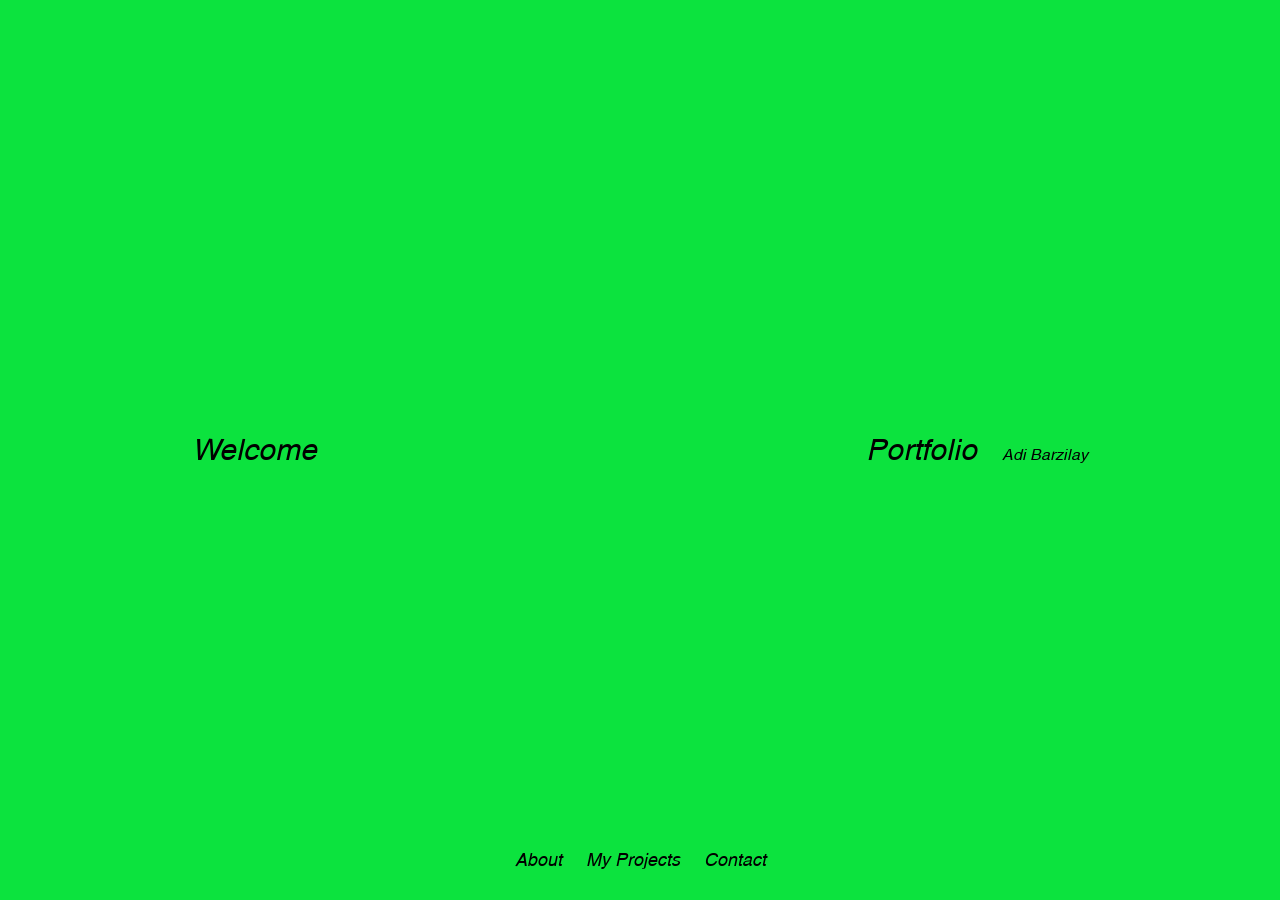
<file: index.html>
<!DOCTYPE html>
<html lang="he" dir="rtl">

<head>
  <meta charset="UTF-8">
  <meta name="viewport" content="width=device-width, initial-scale=1.0">
  <title>Adi Barzilay Portfolio</title>
  <link rel="stylesheet" href="style.css">
</head>

<body>

  <div class="home-welcome">



    <div class="center-text" dir="ltr">
      <div class="welcome-title">Welcome</div>

      <div class="portfolio-title">
        <span>Portfolio</span>
        <span class="portfolio-name">Adi Barzilay</span>
      </div>
    </div>

    <div class="home-paragraph" dir="ltr">
      
    </div>

  </div>

  <nav class="bottom-menu">
    <a href="contact.html">Contact</a>
    <a href="myprojects.html">My Projects</a>
    <a href="about.html">About</a>
  </nav>

</body>

</html>
</file>
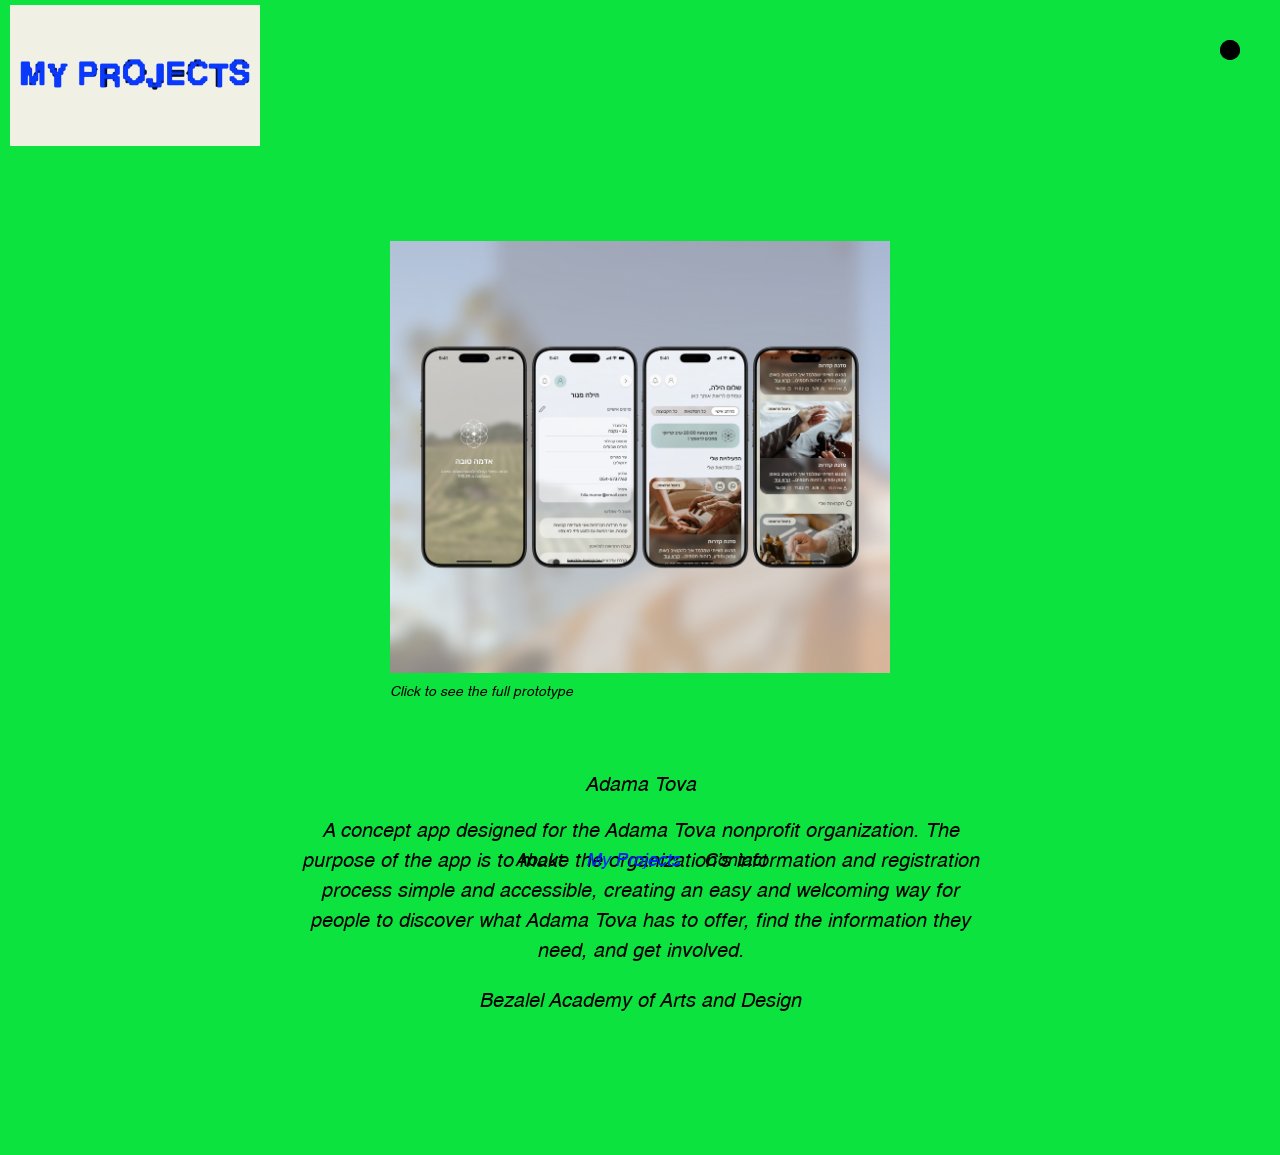
<file: adamatova.html>
<!DOCTYPE html>
<html>
    <html lang="he" dir="rtl">

<head>
  <img class="contact-title-video" src="pictures/myproject.gif" alt="About">
    <a href="index.html" class="home-dot"></a>
  <link rel="stylesheet" href="style.css">
    <meta name="viewport" content="width=device-width, initial-scale=1.0">
</head>

<body>
<a href="graphics.html">
  <h2 class="english">Graphics</h2>
</a>
   <a href="index.html" class="home-dot"></a>
    
  <nav class="bottom-menu">
    <a href="contact.html">Contact</a>
    <a href="myprojects.html" class="active">My Projects</a>
        <a href="about.html">About</a>
  </nav>


<div class="image-text" >

  <a href="https://www.figma.com/proto/4Z0U3LKPG7Yt6NX9b1suMy/%D7%90%D7%93%D7%9E%D7%94-%D7%98%D7%95%D7%91%D7%94-%D7%9C%D7%AA%D7%99%D7%A7-%D7%A2%D7%91%D7%95%D7%93%D7%95%D7%AA?node-id=302-12652&viewport=547%2C-377%2C0.09&t=U39OHWrULpWJWNyn-1&scaling=min-zoom&content-scaling=fixed&starting-point-node-id=302%3A10924&page-id=153%3A279" target="_blank">

    <img class="poster"  src="photos/adamatova.jpg" alt="poster">

    <p class="video-link-text">
        Click to see the full prototype
      </p>
</a>

  <div class="project-text">
    <h3 dir="ltr">
  Adama Tova  </h3>

    <p dir="ltr" class="paragraph">
  A concept app designed for the Adama Tova nonprofit organization. The purpose of the app is to make the organization’s information and registration process simple and accessible, creating an easy and welcoming way for people to discover what Adama Tova has to offer, find the information they need, and get involved.
    </p>
    <p class="paragraph" >Bezalel Academy of Arts and Design</p>
  </div>

</div>
</file>
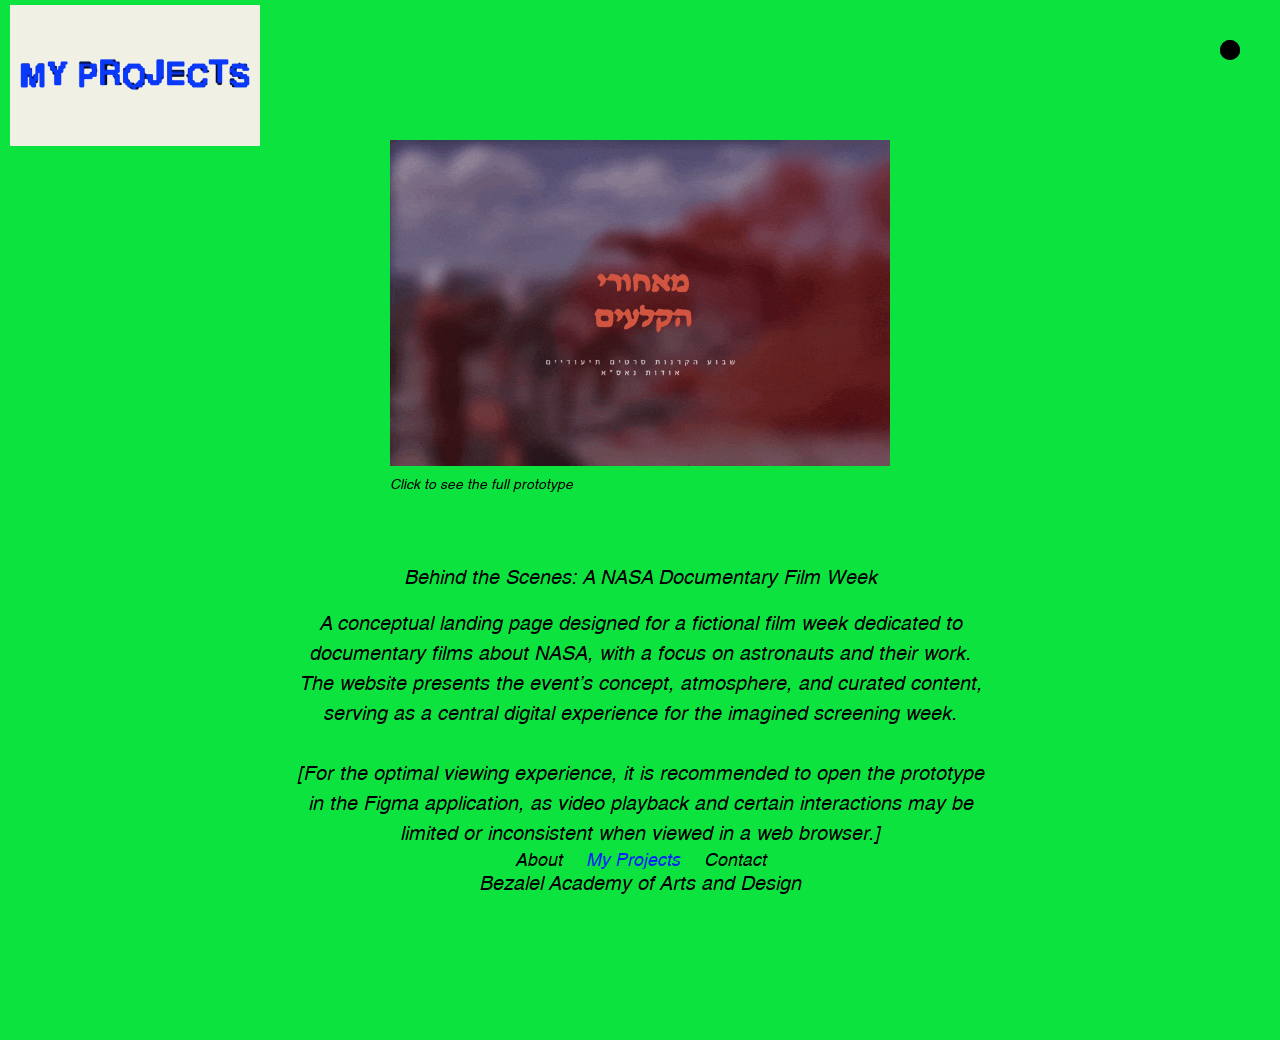
<file: behindthescenes.html>
<!DOCTYPE html>
<html>
    <html lang="he" dir="rtl">

<head>
    <title>About</title>
    <link rel="stylesheet" href="style.css">
    <meta name="viewport" content="width=device-width, initial-scale=1.0">
</head>

<body>
    <img class="contact-title-video" src="pictures/myproject.gif" alt="About">
    <a href="index.html" class="home-dot"></a>


   <a href="index.html" class="home-dot"></a>
    
  <nav class="bottom-menu">
    <a href="contact.html">Contact</a>
    <a href="myprojects.html" class="active">My Projects</a>
        <a href="about.html">About</a>
  </nav>


<div class="image-text" >

<a href="https://www.figma.com/proto/ArSKrdelOwlVDtYNZgSwpP/%D7%A0%D7%90%D7%A1%D7%B4%D7%90?node-id=1-51&viewport=536%2C149%2C0.09&t=nsMsuWSo3A8zT34N-1&scaling=min-zoom&content-scaling=fixed&starting-point-node-id=1%3A43&page-id=0%3A1" target="_blank">

    <img class="poster"  src="photos/nasa.gif" alt="poster">
    <p class="video-link-text">
        Click to see the full prototype
      </p>
</a>

  <div class="project-text">
    <h3 dir="ltr">
  Behind the Scenes: A NASA Documentary Film Week
  </h3>

    <p dir="ltr" class="paragraph">

A conceptual landing page designed for a fictional film week dedicated to documentary films about NASA, with a focus on astronauts and their work. The website presents the event’s concept, atmosphere, and curated content, serving as a central digital experience for the imagined screening week.
<br>
<br>
[For the optimal viewing experience, it is recommended to open the prototype in the Figma application, as video playback and certain interactions may be limited or inconsistent when viewed in a web browser.]
    </p>
    <p class="paragraph" >Bezalel Academy of Arts and Design</p>
  </div>

</div>
</file>
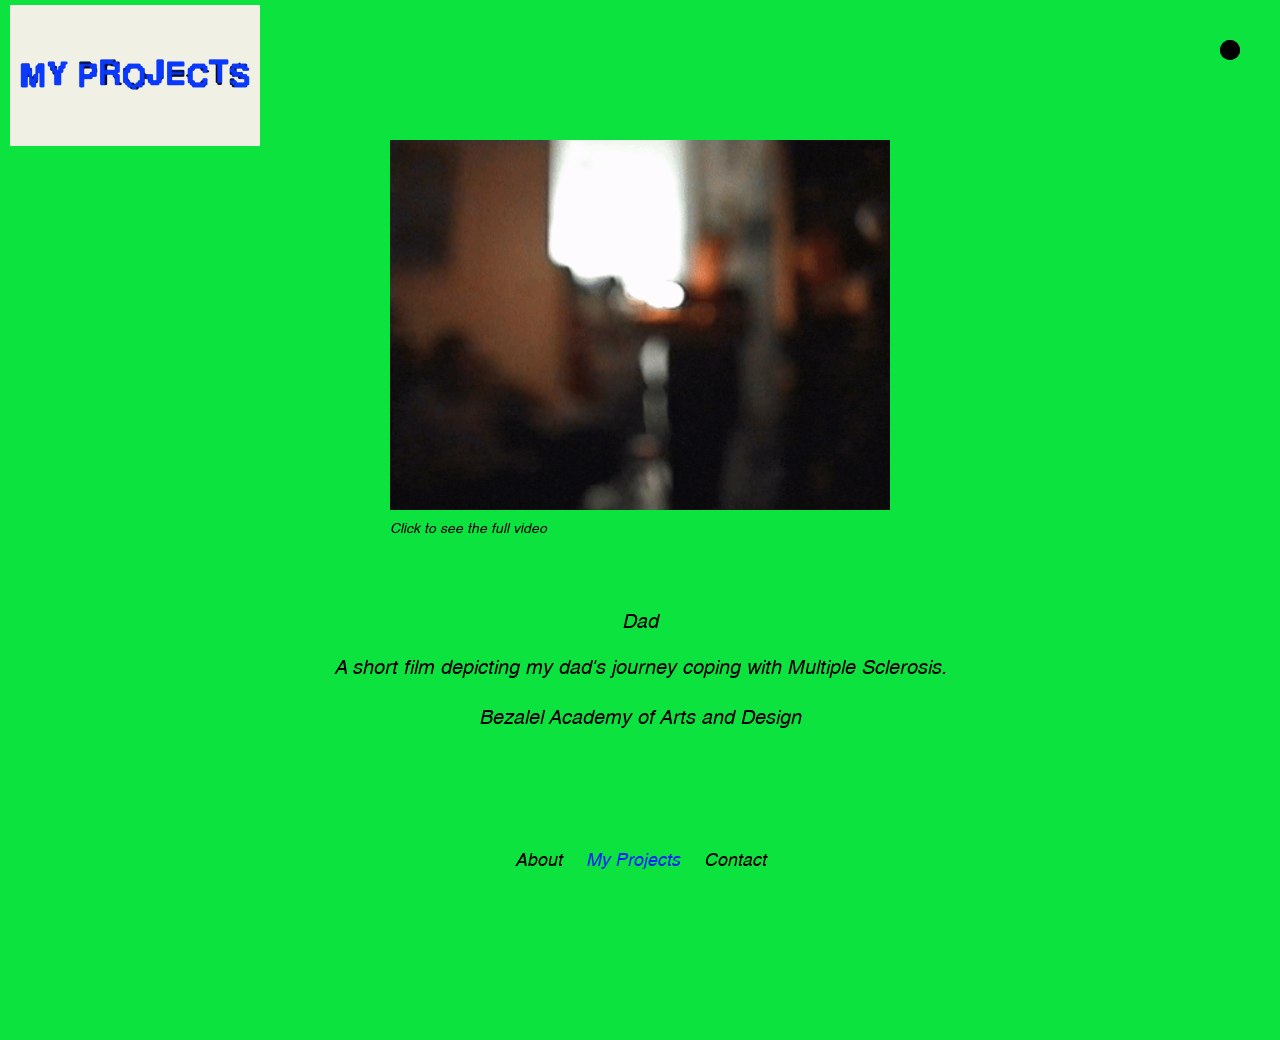
<file: birthday.html>
<!DOCTYPE html>
<html>
    <html lang="he" dir="rtl">

<head>
    <title>About</title>
    <link rel="stylesheet" href="style.css">
    <meta name="viewport" content="width=device-width, initial-scale=1.0">
</head>

<body>
  <img class="contact-title-video" src="pictures/myproject.gif" alt="About">
    <a href="index.html" class="home-dot"></a>
   <a href="index.html" class="home-dot"></a>
    
    
   <nav class="bottom-menu">
    <a href="contact.html">Contact</a>
    <a href="myprojects.html" class="active">My Projects</a>
        <a href="about.html">About</a>
  </nav>

<div class="image-text" >


<a href="https://youtu.be/4nf61DB5WWI?si=ZAGIg6VgN7RPnWwm" target="_blank">
    <img class="poster" src="photos/birthday.gif" alt="poster">
    <p class="video-link-text">
        Click to see the full video
      </p>

</a>


  <div class="project-text">
    <h3 dir="ltr">
Dad
  </h3>

    <p dir="ltr" class="paragraph">
A short film depicting my dad's journey coping with Multiple Sclerosis.
    </p>
    <p class="paragraph" >Bezalel Academy of Arts and Design</p>
  </div>

</div>
</file>
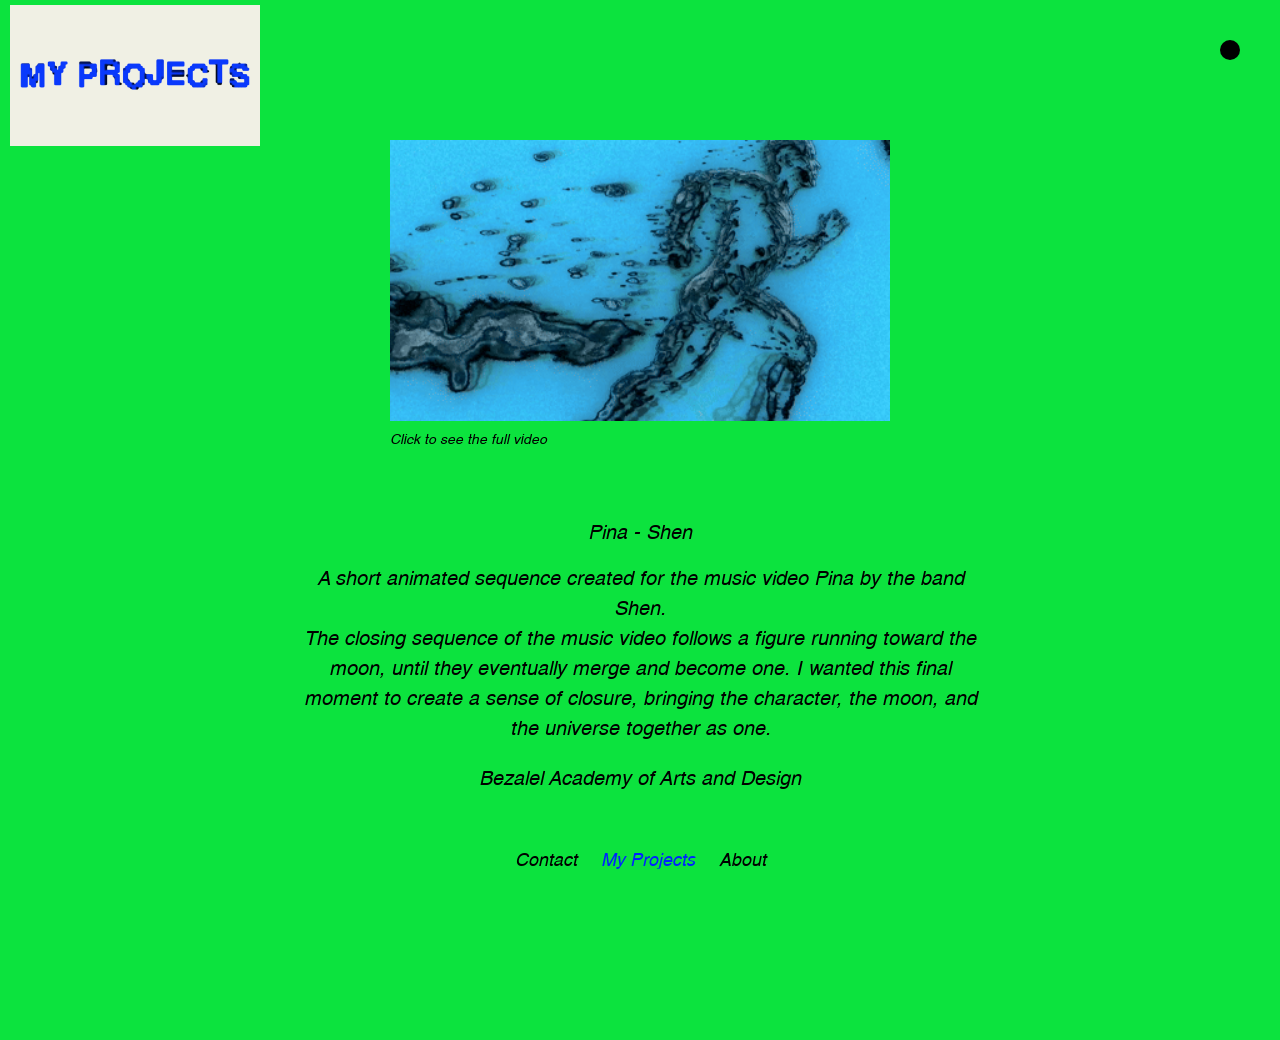
<file: blue.html>
<!DOCTYPE html>
<html lang="en">

<head>
  <title>Pina - Shen</title>
  <link rel="stylesheet" href="style.css">
  <meta name="viewport" content="width=device-width, initial-scale=1.0">
</head>

<body>

  <img class="contact-title-video" src="pictures/myproject.gif" alt="My Projects">

  <a href="index.html" class="home-dot"></a>

  <nav class="bottom-menu">
    <a href="contact.html">Contact</a>
    <a href="myprojects.html" class="active">My Projects</a>
    <a href="about.html">About</a>
  </nav>


  <div class="image-text">

    <div class="project-media">

      <a href="https://youtu.be/SWWvYnu3ACs?si=yo5NjJWVRgFpa5Tk" target="_blank">
        <img class="poster" src="photos/blue.gif" alt="Pina - Shen">
      </a>

      <p class="video-link-text">
        Click to see the full video
      </p>

    </div>


    <div class="project-text">

      <h3>
        Pina - Shen
      </h3>

      <p class="paragraph">
        A short animated sequence created for the music video Pina by the band Shen.
        <br>
        The closing sequence of the music video follows a figure running toward the moon,
        until they eventually merge and become one. I wanted this final moment to create
        a sense of closure, bringing the character, the moon, and the universe together as one.
      </p>

      <p class="paragraph">
        Bezalel Academy of Arts and Design
      </p>

    </div>

  </div>

</body>

</html>
</file>
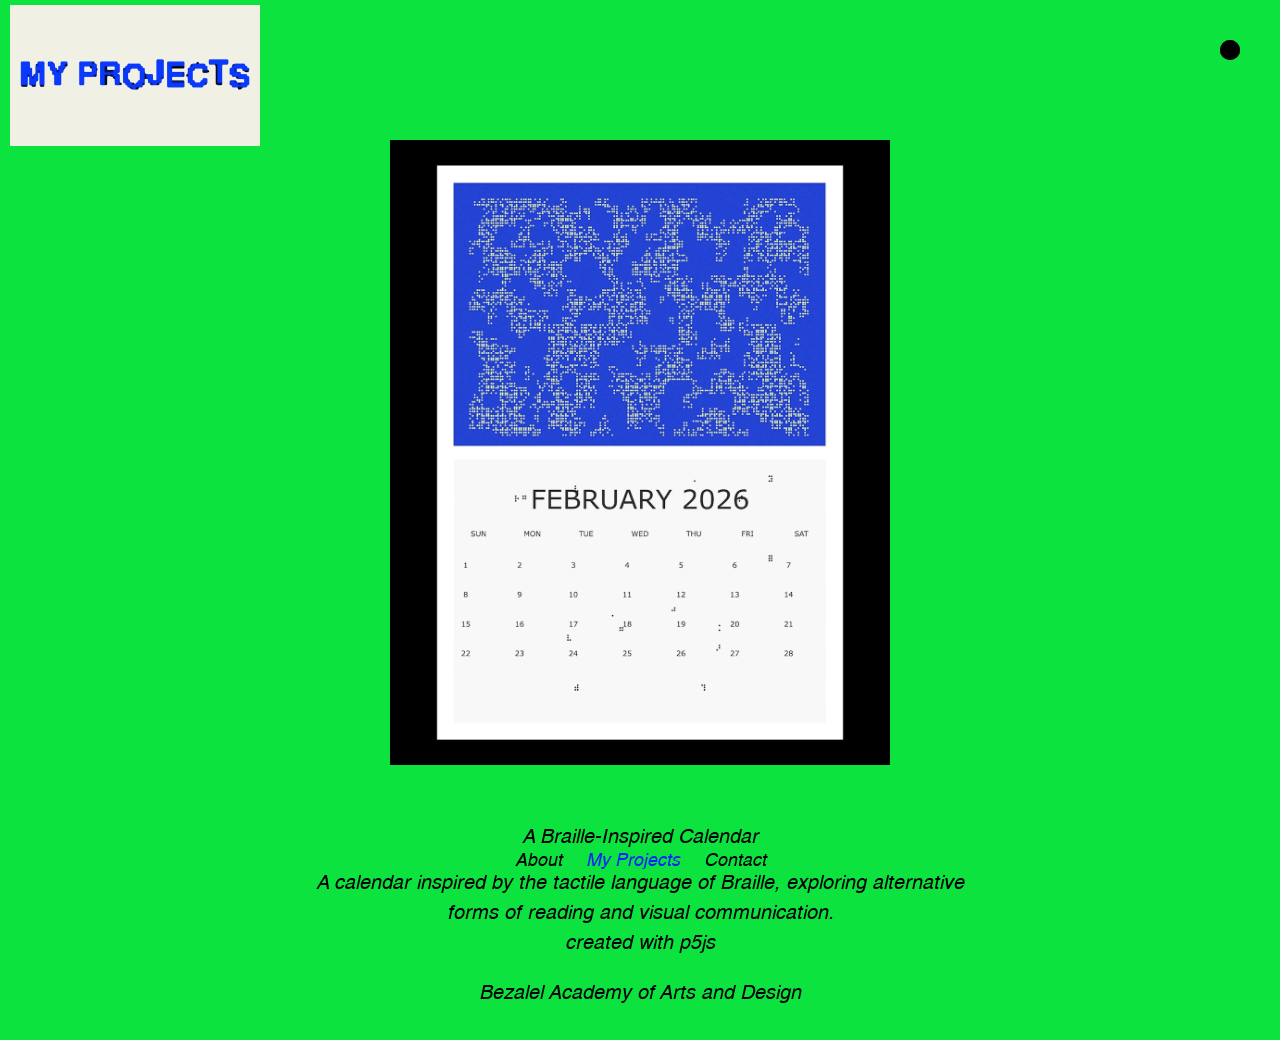
<file: calendar.html>
<!DOCTYPE html>
<html>
    <html lang="he" dir="rtl">

<head>
    <title>About</title>
    <link rel="stylesheet" href="style.css">
    <meta name="viewport" content="width=device-width, initial-scale=1.0">
</head>

<body>
   <img class="contact-title-video" src="pictures/myproject.gif" alt="About">
    <a href="index.html" class="home-dot"></a>

   <a href="index.html" class="home-dot"></a>
    
  <nav class="bottom-menu">
    <a href="contact.html">Contact</a>
    <a href="myprojects.html" class="active">My Projects</a>
        <a href="about.html">About</a>
  </nav>


<div class="image-text">

  <img class="poster" src="photos/calendar.gif" alt="poster">

  <div class="project-text">
    <h3 dir="ltr">
A Braille-Inspired Calendar   </h3>

    <p dir="ltr" class="paragraph">
A calendar inspired by the tactile language of Braille, exploring alternative forms of reading and visual communication.
<br>
created with p5js  </p>
    <p class="paragraph" >Bezalel Academy of Arts and Design</p>
  </div>

</div>
</file>
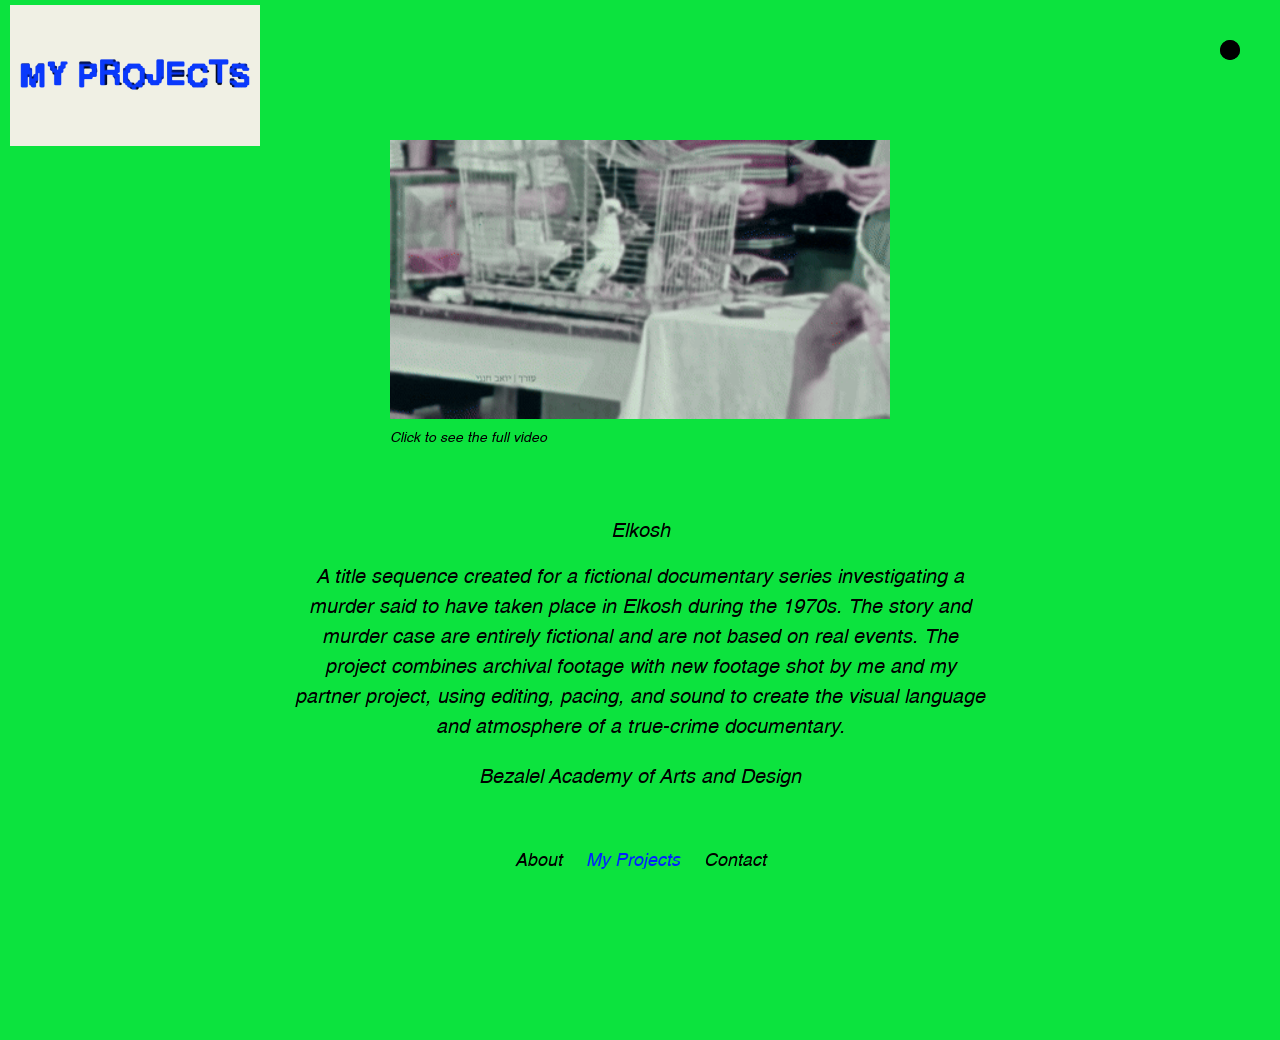
<file: elkosh.html>
<!DOCTYPE html>
<html>
    <html lang="he" dir="rtl">

<head>
    <title>About</title>
    <link rel="stylesheet" href="style.css">
    <meta name="viewport" content="width=device-width, initial-scale=1.0">
</head>

<body>
  <img class="contact-title-video" src="pictures/myproject.gif" alt="About">
    <a href="index.html" class="home-dot"></a>
   <a href="index.html" class="home-dot"></a>
    
    
  <nav class="bottom-menu">
    <a href="contact.html">Contact</a>
    <a href="myprojects.html" class="active">My Projects</a>
        <a href="about.html">About</a>
  </nav>

<div class="image-text" >


<a href="https://youtu.be/V9h2apoKQcg?si=VUWZLWKp_WnyG2OD" target="_blank">
    <img class="poster" src="photos/elkosh.gif" alt="poster">
<p class="video-link-text">
        Click to see the full video
      </p>

  </a>

  <div class="project-text">
    <h3 dir="ltr">
Elkosh  </h3>

    <p dir="ltr" class="paragraph">
A title sequence created for a fictional documentary series investigating a murder said to have taken place in Elkosh during the 1970s. The story and murder case are entirely fictional and are not based on real events. The project combines archival footage with new footage shot by me and my partner project, using editing, pacing, and sound to create the visual language and atmosphere of a true-crime documentary.
<br>

    </p>
    <p class="paragraph" >Bezalel Academy of Arts and Design</p>
  </div>

</div>
</file>
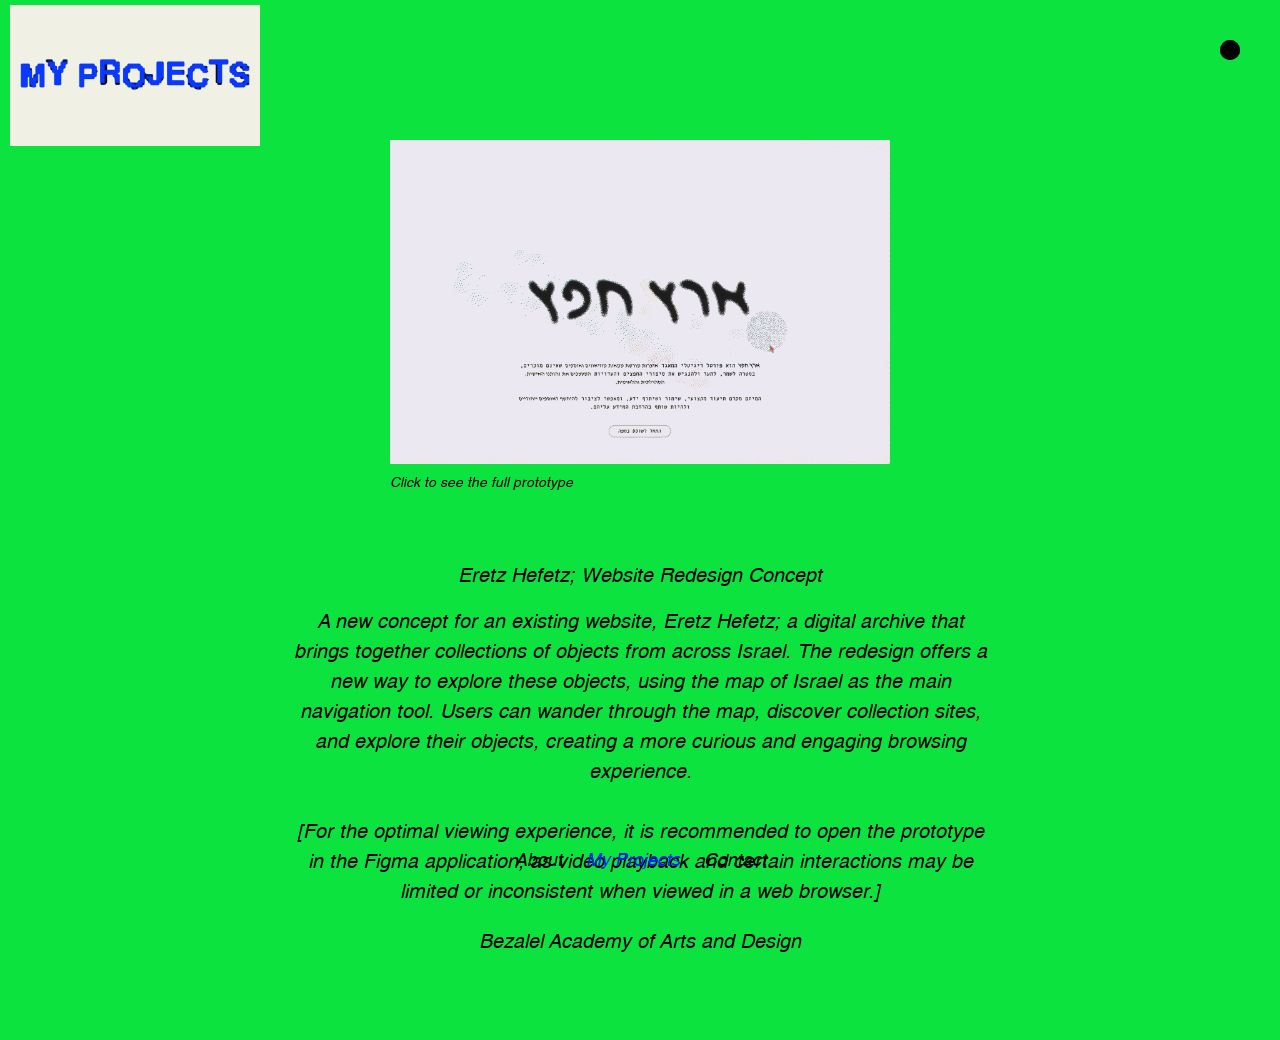
<file: eretz.html>
<!DOCTYPE html>
<html>
    <html lang="he" dir="rtl">

<head>
    <title>About</title>
    <link rel="stylesheet" href="style.css">
    <meta name="viewport" content="width=device-width, initial-scale=1.0">
</head>

<body>
  <img class="contact-title-video" src="pictures/myproject.gif" alt="About">
    <a href="index.html" class="home-dot"></a>
   <a href="index.html" class="home-dot"></a>
    
  <nav class="bottom-menu">
    <a href="contact.html">Contact</a>
    <a href="myprojects.html" class="active">My Projects</a>
        <a href="about.html">About</a>
  </nav>


<div class="image-text">

  <a href="https://www.figma.com/proto/LNR8vUjom5znt5BB7AfGpK/%D7%90%D7%99%D7%A0%D7%93%D7%A7%D7%A1-%D7%90%D7%99%D7%A0%D7%A4%D7%95%D7%A8%D7%9E%D7%98%D7%99?node-id=595-14096&p=f&viewport=95%2C159%2C0.03&t=iol9ZoNV9Vmu86AU-1&scaling=contain&content-scaling=fixed&page-id=595%3A10325"
     target="_blank"
     rel="noopener noreferrer">
     
    <img class="poster" src="photos/ezgif.com-video-to-gif-converter.gif">

    <p class="video-link-text">
        Click to see the full prototype
      </p>
    
  </a>

  <div class="project-text">
    <h3 dir="ltr">
     Eretz Hefetz; Website Redesign Concept
    </h3>

      <p dir="ltr" class="paragraph">
A new concept for an existing website, Eretz Hefetz; a digital archive that brings together collections of objects from across Israel. The redesign offers a new way to explore these objects, using the map of Israel as the main navigation tool. Users can wander through the map, discover collection sites, and explore their objects, creating a more curious and engaging browsing experience.
<br>
<br>
[For the optimal viewing experience, it is recommended to open the prototype in the Figma application, as video playback and certain interactions may be limited or inconsistent when viewed in a web browser.]
<br>
      <p class="paragraph" >Bezalel Academy of Arts and Design</p>

  </div>

</div>
</file>
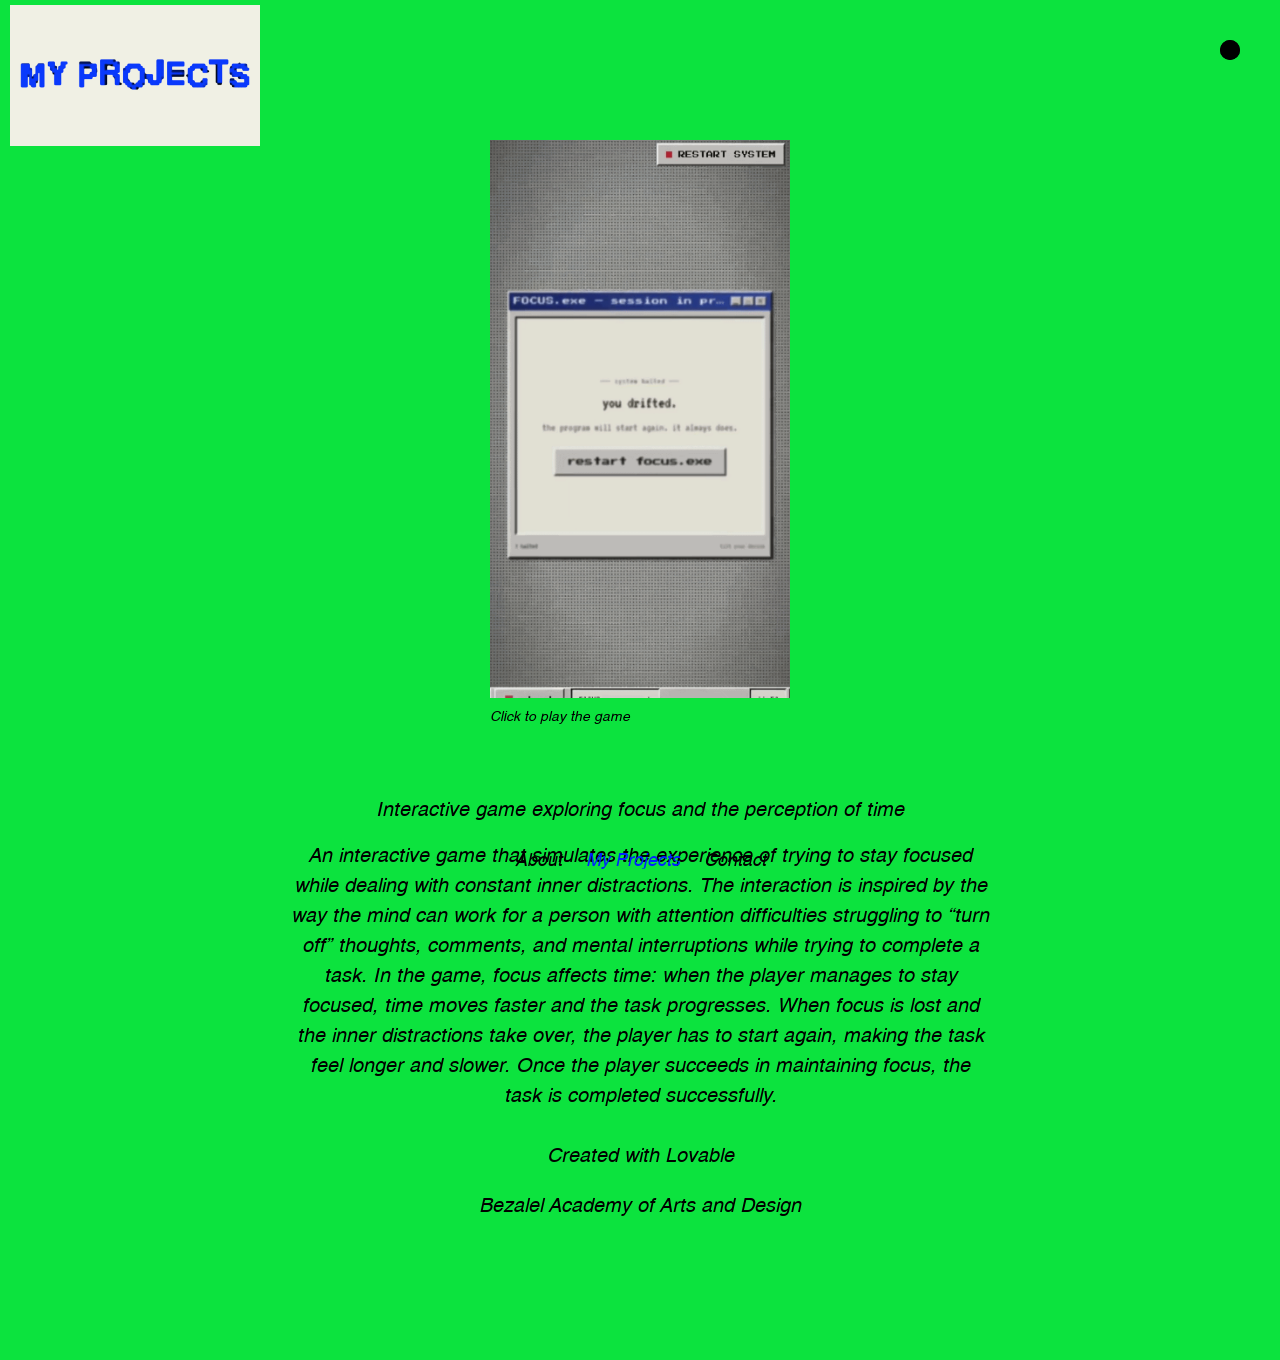
<file: game.html>
<!DOCTYPE html>
<html>
    <html lang="he" dir="rtl">

<head>
    <title>About</title>
    <link rel="stylesheet" href="style.css">
    <meta name="viewport" content="width=device-width, initial-scale=1.0">
</head>

<body>
   <img class="contact-title-video" src="pictures/myproject.gif" alt="About">
    <a href="index.html" class="home-dot"></a>

   <a href="index.html" class="home-dot"></a>
    
  <nav class="bottom-menu">
    <a href="contact.html">Contact</a>
    <a href="myprojects.html" class="active">My Projects</a>
        <a href="about.html">About</a>
  </nav>


<div class="image-text" >


<a href="https://focus-exe.lovable.app/" target="_blank" rel="noopener noreferrer">
  <img class="game-img" src="photos/game.gif" alt="poster">
<p class="video-link-text">
        Click to play the game
      </p>
</a>

  <div class="project-text">
    <h3 dir="ltr">
Interactive game exploring focus and the perception of time  </h3>

    <p dir="ltr" class="paragraph">
An interactive game that simulates the experience of trying to stay focused while dealing with constant inner distractions.

The interaction is inspired by the way the mind can work for a person with attention difficulties struggling to “turn off” thoughts, comments, and mental interruptions while trying to complete a task.

In the game, focus affects time: when the player manages to stay focused, time moves faster and the task progresses. When focus is lost and the inner distractions take over, the player has to start again, making the task feel longer and slower.

Once the player succeeds in maintaining focus, the task is completed successfully.
<br>
<br>
Created with Lovable

    </p>
    <p class="paragraph" >Bezalel Academy of Arts and Design</p>
  </div>

</div>
</file>
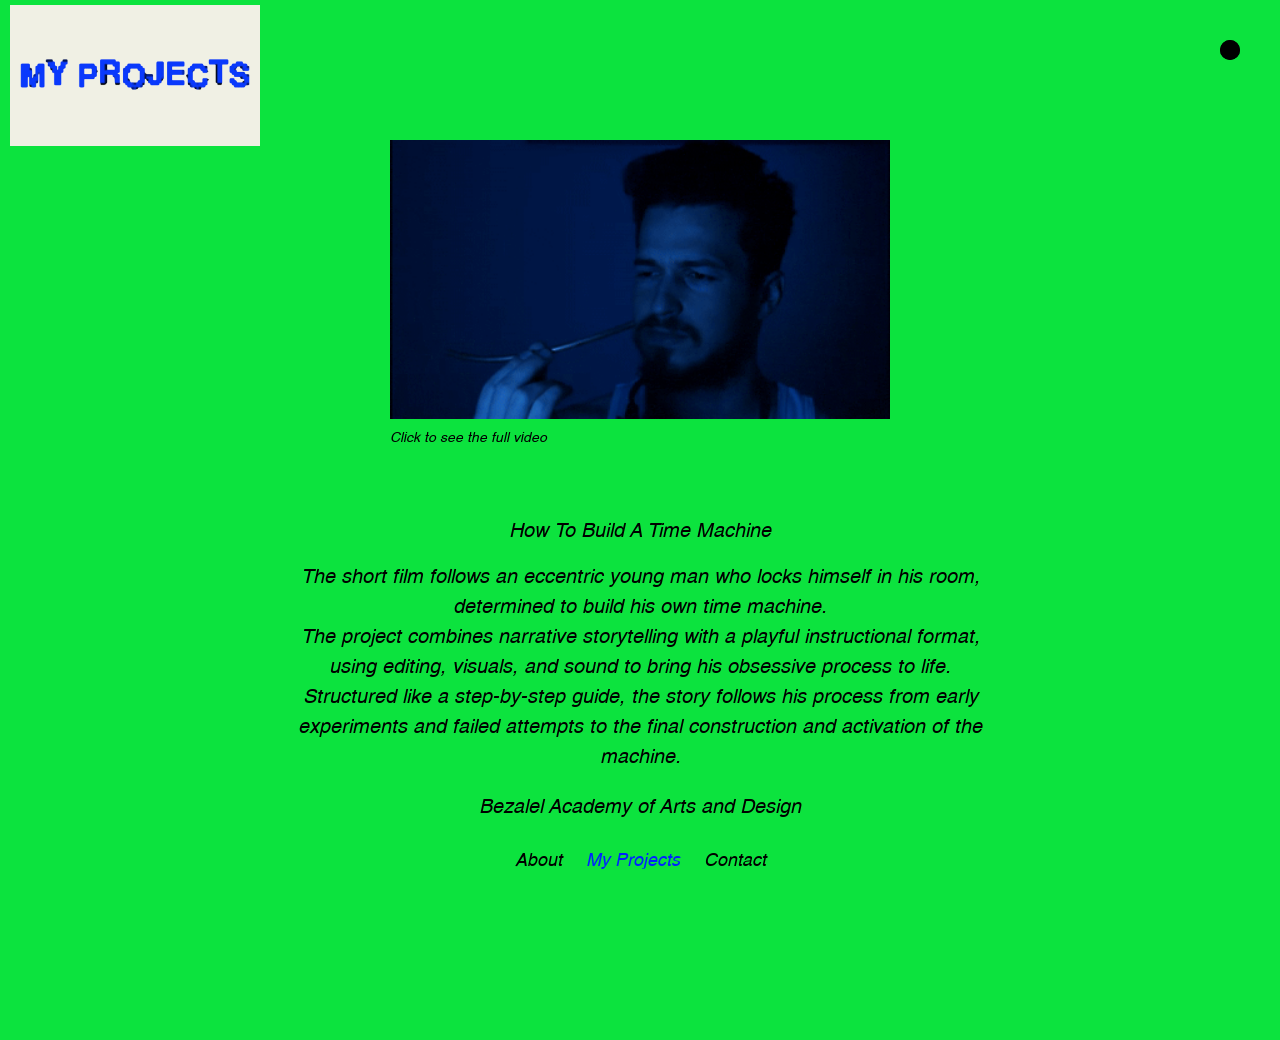
<file: howto.html>
<!DOCTYPE html>
<html>
    <html lang="he" dir="rtl">

<head>
    <title>About</title>
    <link rel="stylesheet" href="style.css">
    <meta name="viewport" content="width=device-width, initial-scale=1.0">
</head>

<body>
  <img class="contact-title-video" src="pictures/myproject.gif" alt="About">
    <a href="index.html" class="home-dot"></a>
   <a href="index.html" class="home-dot"></a>
    
    
   <nav class="bottom-menu">
    <a href="contact.html">Contact</a>
    <a href="myprojects.html" class="active">My Projects</a>
        <a href="about.html">About</a>
  </nav>

<div class="image-text" >


<a href="https://youtu.be/kOxUjizEtOE?si=AAvW_xv6DW92N2Mj" target="_blank">
    <img class="poster" src="photos/howto.gif" alt="poster">
<p class="video-link-text">
        Click to see the full video
      </p>
  </a>

  <div class="project-text">
    <h3 dir="ltr">
How To Build A Time Machine  </h3>

    <p dir="ltr" class="paragraph">
The short film follows an eccentric young man who locks himself in his room, determined to build his own time machine.
<br>
The project combines narrative storytelling with a playful instructional format, using editing, visuals, and sound to bring his obsessive process to life.
<br>
Structured like a step-by-step guide, the story follows his process from early experiments and failed attempts to the final construction and activation of the machine.
    </p>
    <p class="paragraph" >Bezalel Academy of Arts and Design</p>
  </div>

</div>
</file>
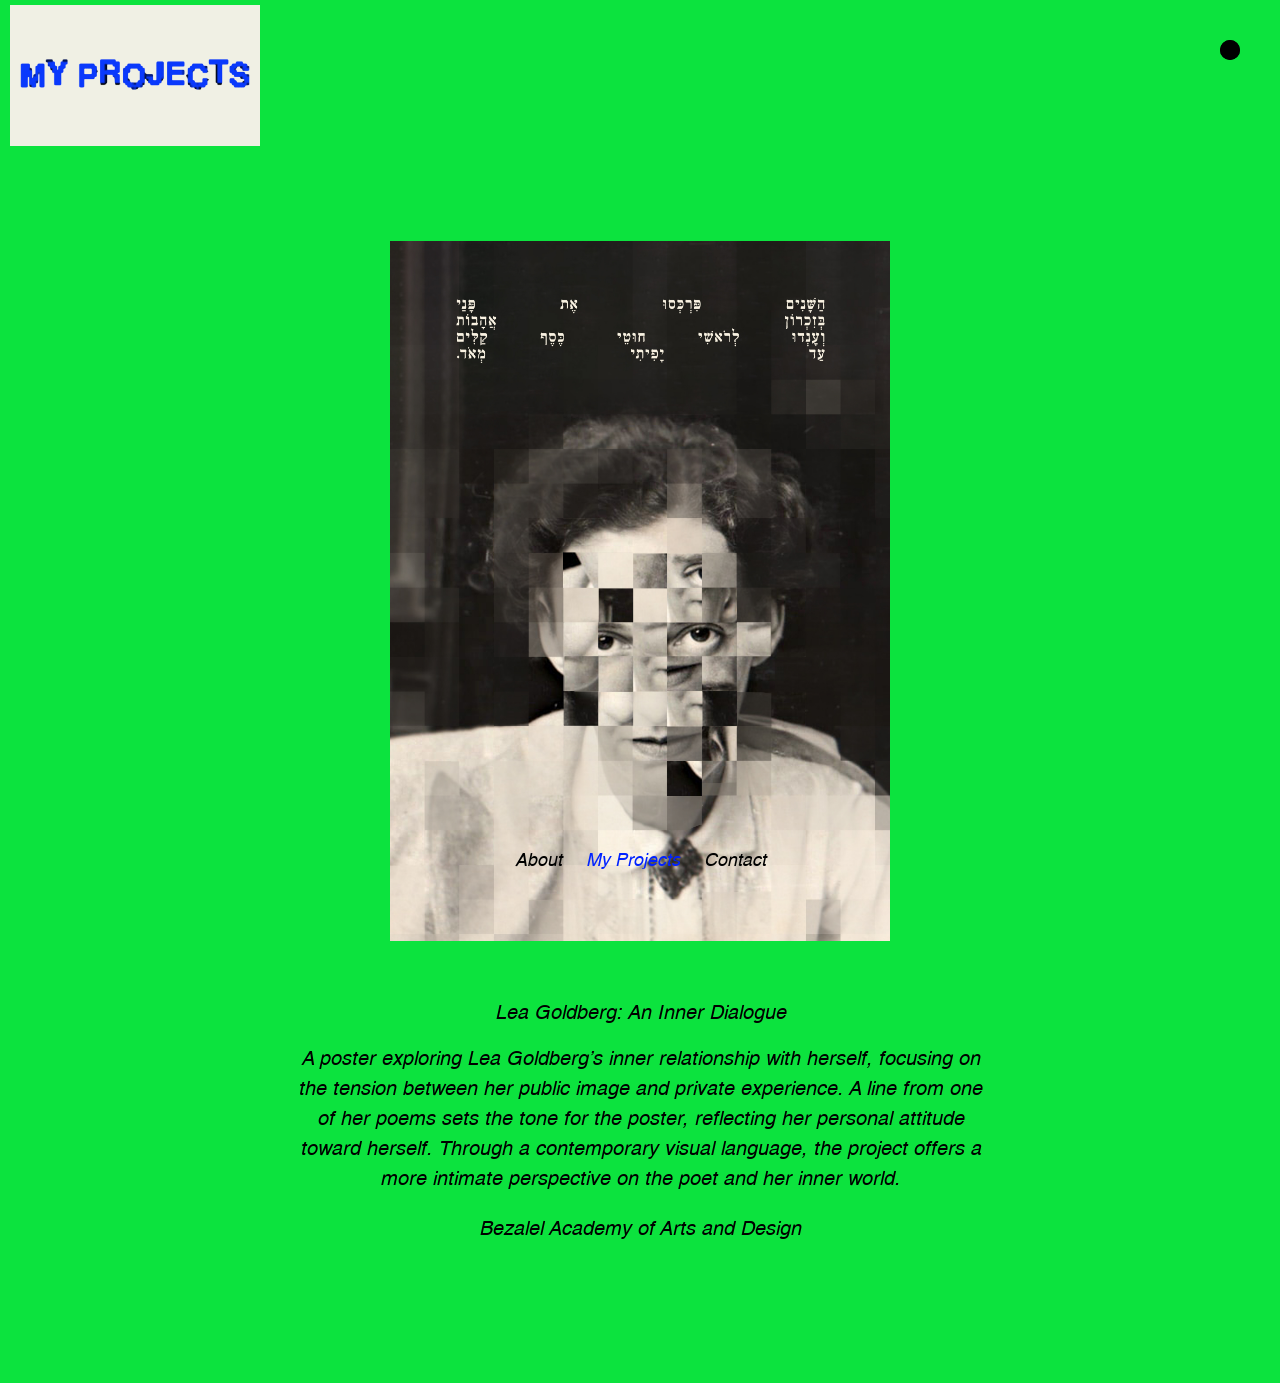
<file: leagoldberg.html>
<!DOCTYPE html>
<html>
    <html lang="he" dir="rtl">

<head>
  <img class="contact-title-video" src="pictures/myproject.gif" alt="About">
    <a href="index.html" class="home-dot"></a>
  <link rel="stylesheet" href="style.css">
    <meta name="viewport" content="width=device-width, initial-scale=1.0">
</head>

<body>
<a href="graphics.html">
  <h2 class="english">Graphics</h2>
</a>
   <a href="index.html" class="home-dot"></a>
    
  <nav class="bottom-menu">
    <a href="contact.html">Contact</a>
    <a href="myprojects.html" class="active">My Projects</a>
        <a href="about.html">About</a>
  </nav>


<div class="image-text" >

  <img class="poster" src="photos/leagoldberg.jpg" alt="poster">

  <div class="project-text">
    <h3 dir="ltr">
   Lea Goldberg: An Inner Dialogue   </h3>

    <p dir="ltr" class="paragraph">
   A poster exploring Lea Goldberg’s inner relationship with herself, focusing on the tension between her public image and private experience. A line from one of her poems sets the tone for the poster, reflecting her personal attitude toward herself. Through a contemporary visual language, the project offers a more intimate perspective on the poet and her inner world.
    </p>
    <p class="paragraph" >Bezalel Academy of Arts and Design</p>
  </div>

</div>
</file>
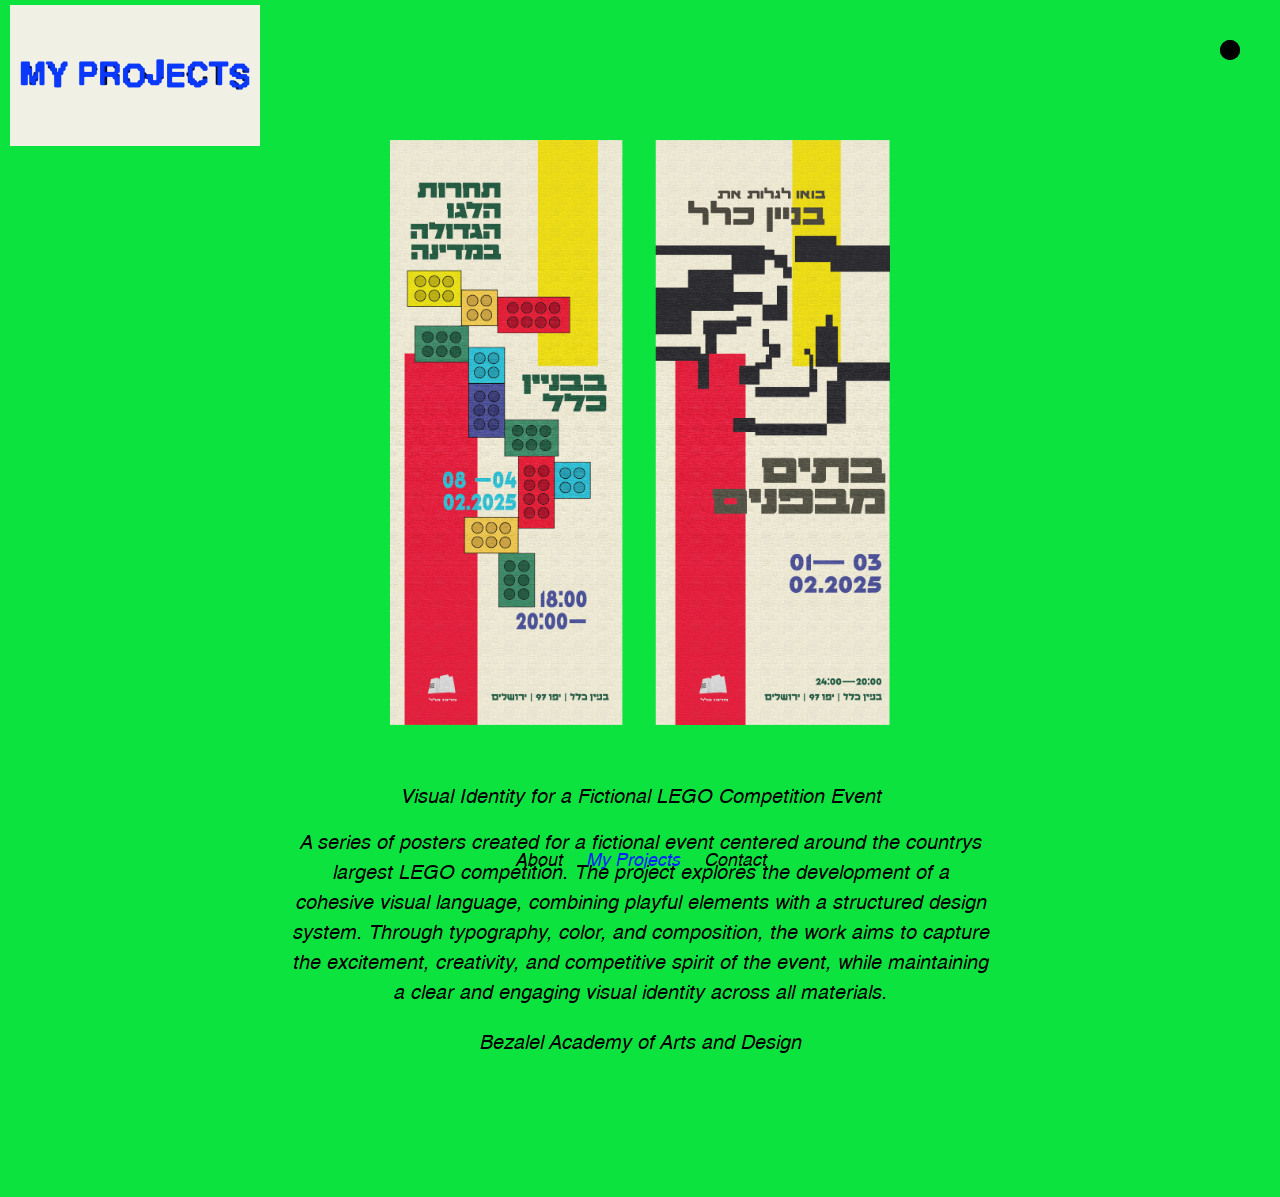
<file: lego.html>
<!DOCTYPE html>
<html>
    <html lang="he" dir="rtl">

<head>
    <title>About</title>
    <link rel="stylesheet" href="style.css">
    <meta name="viewport" content="width=device-width, initial-scale=1.0">
</head>

<body>
  <img class="contact-title-video" src="pictures/myproject.gif" alt="About">
    <a href="index.html" class="home-dot"></a>
   <a href="index.html" class="home-dot"></a>
    
  <nav class="bottom-menu">
    <a href="contact.html">Contact</a>
    <a href="myprojects.html" class="active">My Projects</a>
        <a href="about.html">About</a>
  </nav>


<div class="image-text">

  <img class="poster" src="photos/lego.png" alt="poster">

  <div class="project-text">
    <h3 dir="ltr">
      
Visual Identity for a Fictional LEGO Competition Event    </h3>

    <p dir="ltr" class="paragraph">
A series of posters created for a fictional event centered around the countrys largest LEGO competition. The project explores the development of a cohesive visual language, combining playful elements with a structured design system. Through typography, color, and composition, the work aims to capture the excitement, creativity, and competitive spirit of the event, while maintaining a clear and engaging visual identity across all materials.    </p>
    <p class="paragraph" >Bezalel Academy of Arts and Design</p>
  </div>
</div>
</file>
<file: style.css>
/* ========================================
   FONTS
======================================== */

@font-face {
  font-family: "helvetica";
  src: url("fonts/helvetica-oblique.woff") format("woff");
  font-weight: 400;
  font-style: italic;
}


/* ========================================
   BASE
======================================== */

* {
  box-sizing: border-box;
}

html {
  scroll-behavior: smooth;
}

body {
  margin: 0;
  min-height: 100vh;

  font-family: "helvetica", Helvetica, Arial, sans-serif;
  font-weight: 400;
  font-style: italic;

  background-color: #0ce33e;
  color: black;

  overflow-x: hidden;
}

body,
body * {
  font-weight: 400;
}

a {
  color: black;
  text-decoration: none;
}

img,
video {
  max-width: 100%;
}

.active {
  color: rgb(0, 34, 255);
}

.english,
.en {
  direction: ltr;
  text-align: left;
}


/* ========================================
   HEADINGS
======================================== */

h1 {
  margin: 0 0 40px;

  min-height: 100vh;

  display: flex;
  justify-content: center;
  align-items: center;

  text-align: center;

  font-size: clamp(40px, 6vw, 80px);
}

h2 {
  margin-top: 40px;
  margin-left: 40px;

  padding-top: 5px;

  font-size: clamp(28px, 5vw, 50px);
}

h3 {
  font-size: 20px;
}

h4 {
  font-size: 35px;
}


/* ========================================
   HOME DOT
======================================== */

.home-dot {
  position: fixed;

  top: 40px;
  right: 40px;

  width: 20px;
  height: 20px;

  background-color: black;
  border-radius: 50%;

  cursor: pointer;

  z-index: 1000;
}


/* ========================================
   MAIN CONTENT
======================================== */

.content {
  position: relative;
  z-index: 1;

  min-height: 100vh;

  display: flex;
  flex-direction: column;
  justify-content: center;
  align-items: center;

  padding: 120px 30px;

  color: white;
  text-align: center;
}


/* ========================================
   CONTACT
======================================== */

.contact-page-title {
  position: absolute;

  top: 60px;
  left: 5%;

  font-size: 30px;
  color: black;

  text-align: left;
  z-index: 10;
}

.contact-text {
  position: absolute;

  top: 50%;
  left: 50%;

  transform: translate(-50%, -50%);

  width: 90%;
  max-width: 700px;

  text-align: center;
  direction: ltr;

  font-size: 16px;
  line-height: 1.5;
}


/* ========================================
   ABOUT
======================================== */

.about {
  width: 900px;
  max-width: calc(100% - 80px);

  margin: 50px auto 0;

  padding: 130px 20px 120px;

  text-align: left;
  line-height: 1.6;

  position: relative;
  z-index: 2;
}

.about h4 {
  margin: 0;

  width: 100%;

  font-size: 26px;
  line-height: 1.6;

  text-align: left;
}


/* ========================================
   MY PROJECTS - CATEGORY LIST
======================================== */

.category-list {
  list-style: none;

  padding: 0;
  margin: 140px 0 0;
}

.category-list li {
  font-size: clamp(28px, 5vw, 40px);

  margin-bottom: clamp(8px, 2vw, 16px);
  margin-left: 40px;
}

.category-list a {
  display: inline-block;

  color: black;
  text-decoration: none;

  transition: none;
}

.category-list a:hover {
  opacity: 0.6;
  color: rgb(0, 34, 255);

  transform: scale(1.1);
}


/* ========================================
   TEXT LINKS
======================================== */

.text-link,
.red-underline {
  display: inline-block;

  color: black;

  text-decoration-line: underline;
  text-decoration-style: wavy;
  text-decoration-color: red;
  text-decoration-thickness: 1px;
  text-underline-offset: 6px;

  line-height: 1.5;
}

.text-link:hover,
.red-underline:hover {
  color: rgb(0, 34, 255);

  opacity: 0.6;
  transform: scale(1.05);
}


/* ========================================
   BOTTOM MENU
======================================== */

.bottom-menu {
  position: fixed;

  bottom: 20px;
  left: 50%;

  transform: translateX(-50%);

  display: flex;
  justify-content: center;
  align-items: center;

  gap: 24px;

  white-space: nowrap;

  padding: 10px 18px;
  border-radius: 20px;

  z-index: 1000;
}

.bottom-menu a {
  display: inline-block;

  color: black;
  text-decoration: none;

  font-size: clamp(14px, 2vw, 18px);

  transition: none;
}

.bottom-menu a:hover {
  opacity: 0.6;
  color: rgb(0, 34, 255);

  transform: scale(1.1);
}

.bottom-menu a.active {
  color: rgb(0, 34, 255);
}


/* ========================================
   PROJECT GRID
======================================== */

.image-row {
  display: grid;

  grid-template-columns: repeat(3, minmax(0, 1fr));
  gap: 40px;

  width: 100%;

  padding: 100px;
  margin-top: 100px;

  direction: ltr;
}


/* ========================================
   PROJECT PAGES
======================================== */

.abba01 {
  width: 50%;
  max-width: 300px;

  display: block;

  margin: 0 auto;
  padding: 140px 0;
}

.image-text {
  display: flex;
  flex-direction: column;

  align-items: center;
  justify-content: center;

  gap: 40px;

  width: 100%;
  max-width: 100%;

  margin: 140px auto 120px;
  padding: 0 20px;

  text-align: left;
  direction: ltr;
}

.image-text img {
  width: 500px;
  max-width: 100%;

  height: auto;

  margin: 0;
  display: block;
}

.poster {
  width: 300px;
  max-width: 100%;

  height: auto;

  display: block;

  transition: transform 0.3s ease;
}

.poster:hover {
  transform: scale(1.2);
}

.project-text {
  width: 80%;
  max-width: 700px;

  text-align: center;
}

.paragraph {
  font-size: 20px;
  line-height: 1.5;
}

.project-img {
  width: 600px;
  max-width: calc(100% - 40px);

  height: auto;

  display: block;

  margin: 200px auto 0;
}

.image-text img.game-img {
  width: 300px;
  max-width: 100%;

  height: auto;
  margin: 0 auto;
}


/* ========================================
   VIDEO ELEMENTS
======================================== */

.contact-title-video {
  position: absolute;

  top: 5px;
  left: 10px;

  width: 250px;
  max-width: 50vw;

  height: auto;

  z-index: 0;

  pointer-events: none;
  user-select: none;
}

.my-video {
  width: 250px;
  max-width: 100%;

  height: auto;
  display: block;
}

.video-link-text {
  display: block;

  margin-top: 10px;

  font-size: 14px;
  text-align: left;

  direction: ltr;
}


/* ========================================
   HOME PAGE
======================================== */

.home-welcome {
  position: relative;

  width: 100%;
  min-height: 100vh;
  min-height: 100dvh;

  display: flex;
  flex-direction: column;

  justify-content: center;
  align-items: center;

  gap: 0;

  padding: 80px 20px 120px;
}

.home-welcome img {
  display: block;

  width: 2000px;
  max-width: 70vw;

  height: auto;
}

.home-paragraph {
  margin-top: -120px;

  font-size: 20px;
  text-align: center;

  line-height: 1.3;
}


/* ========================================
   HOME PAGE - CENTER TEXT
======================================== */

.center-text {
  position: fixed;

  top: 50%;
  left: 50%;

  transform: translate(-50%, -50%);

  width: 70%;

  display: flex;
  justify-content: space-between;
  align-items: center;

  gap: 20px;

  color: black;

  z-index: 10;
}

.welcome-title {
  font-size: 30px;
}

.portfolio-title {
  display: flex;
  align-items: baseline;

  gap: 25px;

  font-size: 30px;
}

.portfolio-name {
  font-size: 16px;
}


/* ========================================
   TABLET
   601px - 900px
======================================== */

@media (max-width: 900px) {

  /* HEADINGS */

  h1 {
    font-size: clamp(40px, 6vw, 65px);
  }

  h2 {
    margin-left: 30px;
  }


  /* ABOUT */

  .about {
    width: auto;
    max-width: calc(100% - 80px);

    margin: 40px auto 0;

    padding: 100px 20px;
  }

  .about h4 {
    font-size: 24px;
  }


  /* PROJECT GRID */

  .image-row {
    grid-template-columns: repeat(2, minmax(0, 1fr));

    gap: 28px;

    padding: 70px 40px;
    margin-top: 80px;
  }

  .project-card {
    min-height: 320px;
    padding: 18px;
  }

  .project-card img,
  .project-card video {
    max-height: 280px;
  }


  /* HOME */

  .center-text {
    width: 85%;
  }

  .welcome-title,
  .portfolio-title {
    font-size: 26px;
  }

  .portfolio-title {
    gap: 15px;
  }

  .portfolio-name {
    font-size: 14px;
  }

  .home-welcome img {
    max-width: 85vw;
  }

  .home-paragraph {
    margin-top: -70px;
  }

}


/* ========================================
   MOBILE
   עד 600px
======================================== */

@media (max-width: 600px) {

  /* ====================================
     BASE
  ==================================== */

  body {
    width: 100%;
    overflow-x: hidden;
  }


  /* ====================================
     HEADINGS
  ==================================== */

  h1 {
    min-height: 100dvh;

    padding: 0 20px;

    font-size: clamp(36px, 10vw, 55px);
  }

  h2 {
    margin-top: 30px;
    margin-left: 20px;

    font-size: 30px;
  }

  h3 {
    font-size: 18px;
  }

  h4 {
    font-size: 24px;
  }


  /* ====================================
     HOME DOT
  ==================================== */

  .home-dot {
    top: 25px;
    right: 25px;

    width: 16px;
    height: 16px;
  }


  /* ====================================
     MAIN CONTENT
  ==================================== */

  .content {
    min-height: 100dvh;

    padding: 100px 20px 120px;
  }


  /* ====================================
     CONTACT
  ==================================== */

  .contact-page-title {
    top: 35px;
    left: 7%;

    font-size: 26px;
  }

  .contact-text {
    position: absolute;

    top: 50%;
    left: 50%;

    transform: translate(-50%, -50%);

    width: 90%;
    max-width: none;

    padding: 0 10px;

    font-size: 16px;
    line-height: 1.7;

    overflow-wrap: anywhere;
  }


  /* ====================================
     ABOUT
  ==================================== */

  .about {
    width: 100%;
    max-width: 100%;

    margin: 0;

    padding: 120px 25px 140px;

    line-height: 1.6;
  }

  .about h4 {
    font-size: 20px;
    line-height: 1.6;
  }


  /* ====================================
     CATEGORY LIST
  ==================================== */

  .category-list {
    margin: 120px 0 100px;
    padding: 0 20px;
  }

  .category-list li {
    margin-left: 0;
    margin-bottom: 18px;

    font-size: clamp(26px, 8vw, 36px);
  }

  .category-list a:hover {
    transform: none;
  }


  /* ====================================
     TEXT LINKS
  ==================================== */

  .text-link,
  .red-underline {
    text-decoration-thickness: 1px;
    text-underline-offset: 5px;
  }


  /* ====================================
     BOTTOM MENU
  ==================================== */

  .bottom-menu {
    bottom: 15px;

    width: max-content;
    max-width: calc(100% - 30px);

    gap: clamp(12px, 4vw, 24px);

    padding: 10px 14px;
  }

  .bottom-menu a {
    font-size: clamp(14px, 4vw, 18px);
  }

  .bottom-menu a:hover {
    transform: none;
  }


  /* ====================================
     PROJECT GRID
  ==================================== */

  .image-row {
    display: flex;
    flex-direction: column;

    gap: 20px;

    width: 100%;

    margin: 0;
    padding: 140px 20px 120px;

    box-sizing: border-box;
  }

  .project-card {
    width: 100%;

    background: none;

    padding: 0;
    min-height: 0;
  }

  .project-card img,
  .project-card video {
    width: 100%;
    max-width: 100%;

    max-height: none;
    height: auto;

    object-fit: contain;
  }

  .project-card:hover {
    background: none;
  }


  /* ====================================
     PROJECT PAGES
  ==================================== */

  .abba01 {
    width: 80%;
    max-width: 300px;

    padding: 100px 0;
  }

  .image-text {
    flex-direction: column;

    align-items: center;

    gap: 20px;

    width: 100%;

    margin: 80px auto 100px;
    padding: 0 20px;
  }

  .image-text img {
    width: 100%;
    max-width: 300px;

    height: auto;

    margin: 0;
  }

  .poster {
    width: 100%;
    max-width: 280px;
  }

  .poster:hover {
    transform: none;
  }

  .project-text {
    width: 100%;
    max-width: 100%;

    margin: 20px auto;
    padding: 0 10px 80px;
  }

  .project-text h3 {
    margin-top: 0;
    font-size: 16px;
  }

  .paragraph,
  .project-text .paragraph {
    font-size: 14px;
    line-height: 1.5;
  }

  .project-text .paragraph {
    margin-top: 8px;
  }

  .project-img {
    width: calc(100% - 40px);
    max-width: 600px;

    margin: 120px auto 0;
  }

  .image-text img.game-img {
    width: 100%;
    max-width: 300px;
  }


  /* ====================================
     VIDEO
  ==================================== */

  .contact-title-video {
    top: 10px;
    left: 10px;

    width: 150px;
    max-width: 40vw;
  }

  .my-video {
    width: 100%;
    max-width: 250px;
  }

  .video-link-text {
    font-size: 13px;
  }


  /* ====================================
     HOME PAGE
  ==================================== */

  .home-welcome {
    min-height: 100vh;
    min-height: 100dvh;

    padding: 100px 20px 120px;

    justify-content: center;
  }

  .home-welcome img {
    width: 100%;
    max-width: 100%;
  }

  .home-paragraph {
    width: 100%;

    margin-top: -30px;

    font-size: 16px;
    line-height: 1.4;

    padding: 0 10px;
  }


  /* ====================================
     HOME CENTER TEXT
  ==================================== */

  .center-text {
    position: fixed;

    top: 50%;
    left: 50%;

    transform: translate(-50%, -50%);

    width: 85%;

    display: flex;
    flex-direction: column;

    justify-content: center;
    align-items: center;

    gap: 20px;

    text-align: center;
  }

  .welcome-title {
    font-size: 26px;
  }

  .portfolio-title {
    display: flex;
    flex-direction: column;

    align-items: center;

    gap: 5px;

    font-size: 26px;
  }

  .portfolio-name {
    font-size: 14px;
  }

}
@media (max-width: 600px) {

  .center-text {
    position: fixed;
    top: 50%;
    left: 50%;
    transform: translate(-50%, -50%);

    width: 90%;

    display: flex;
    flex-direction: row;
    justify-content: center;
    align-items: baseline;

    gap: clamp(20px, 6vw, 35px);
  }

  .welcome-title {
    font-size: clamp(14px, 4vw, 22px);
    white-space: nowrap;
  }

  .portfolio-title {
    display: flex;
    flex-direction: row;
    align-items: baseline;

    gap: 6px;
    font-size: clamp(14px, 4vw, 22px);
    white-space: nowrap;
  }

  .portfolio-name {
    font-size: clamp(8px, 2vw, 12px);
    white-space: nowrap;
  }

}
</file>
